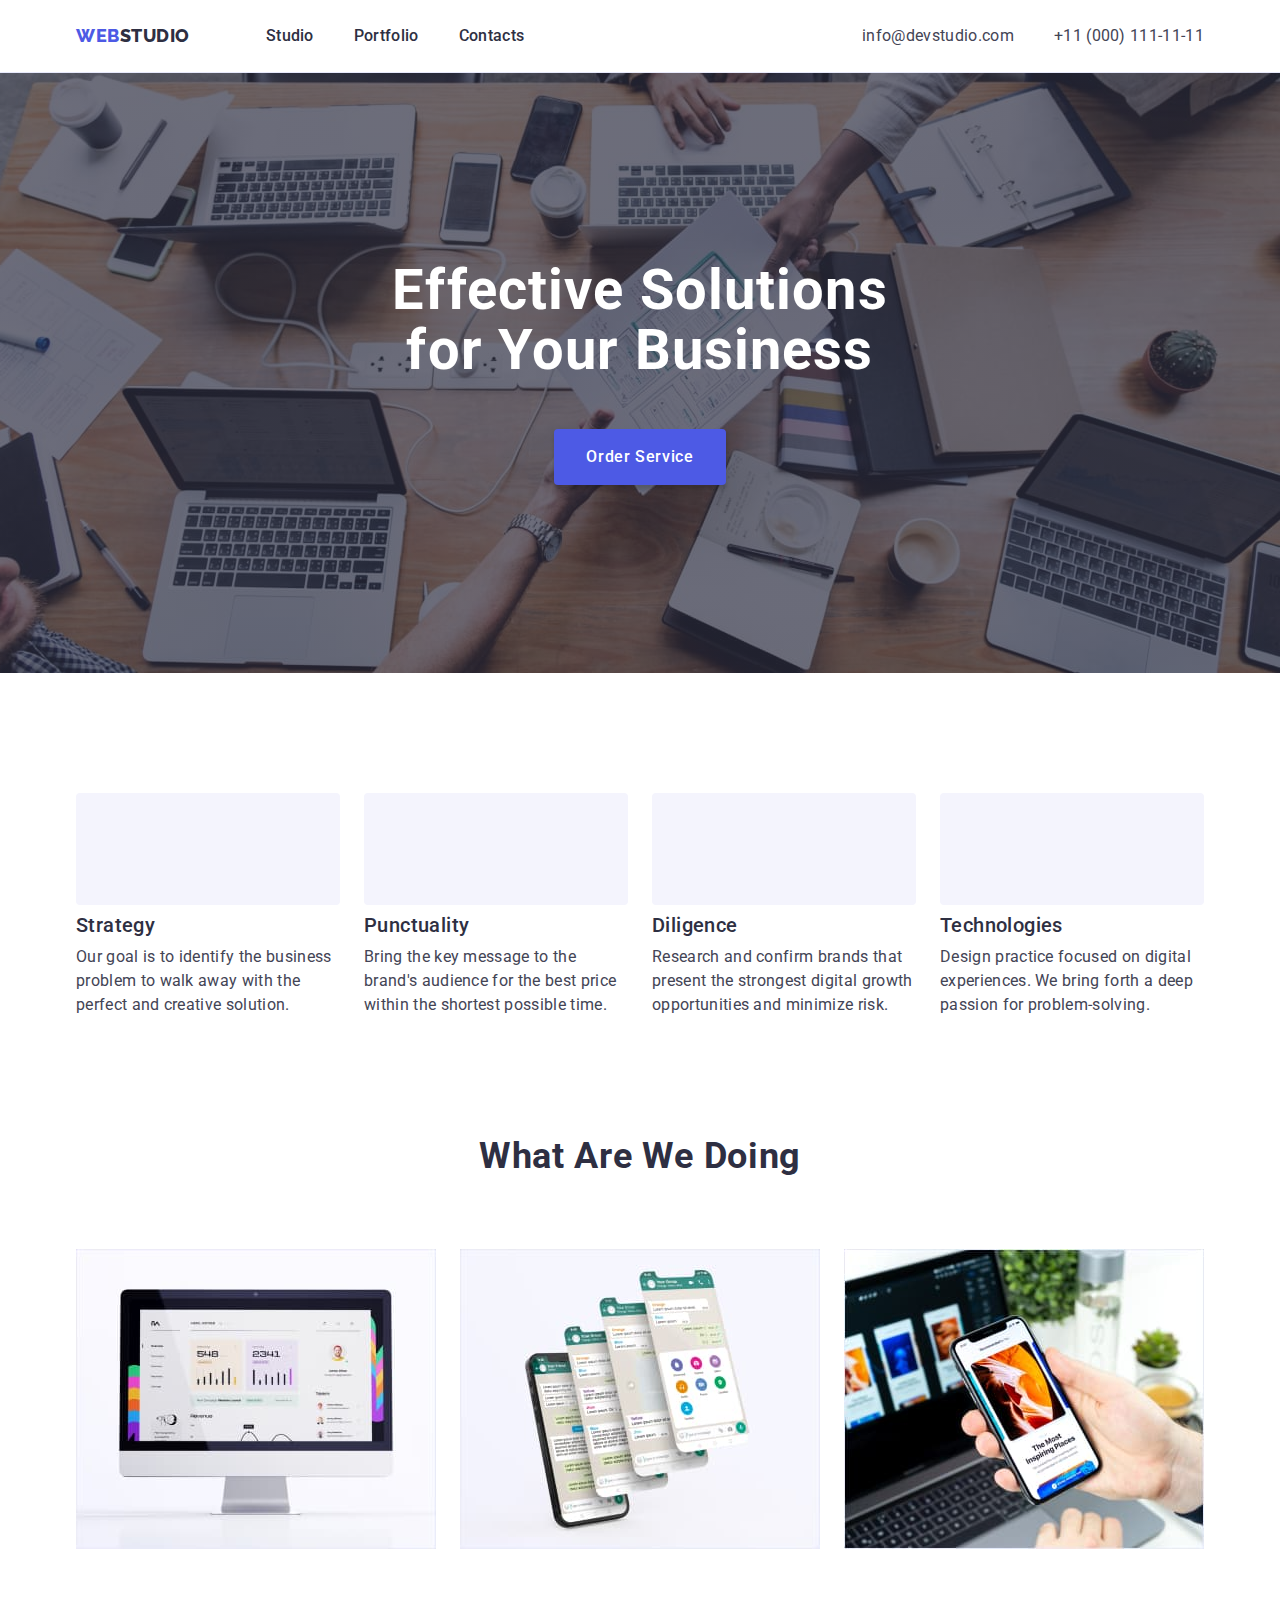
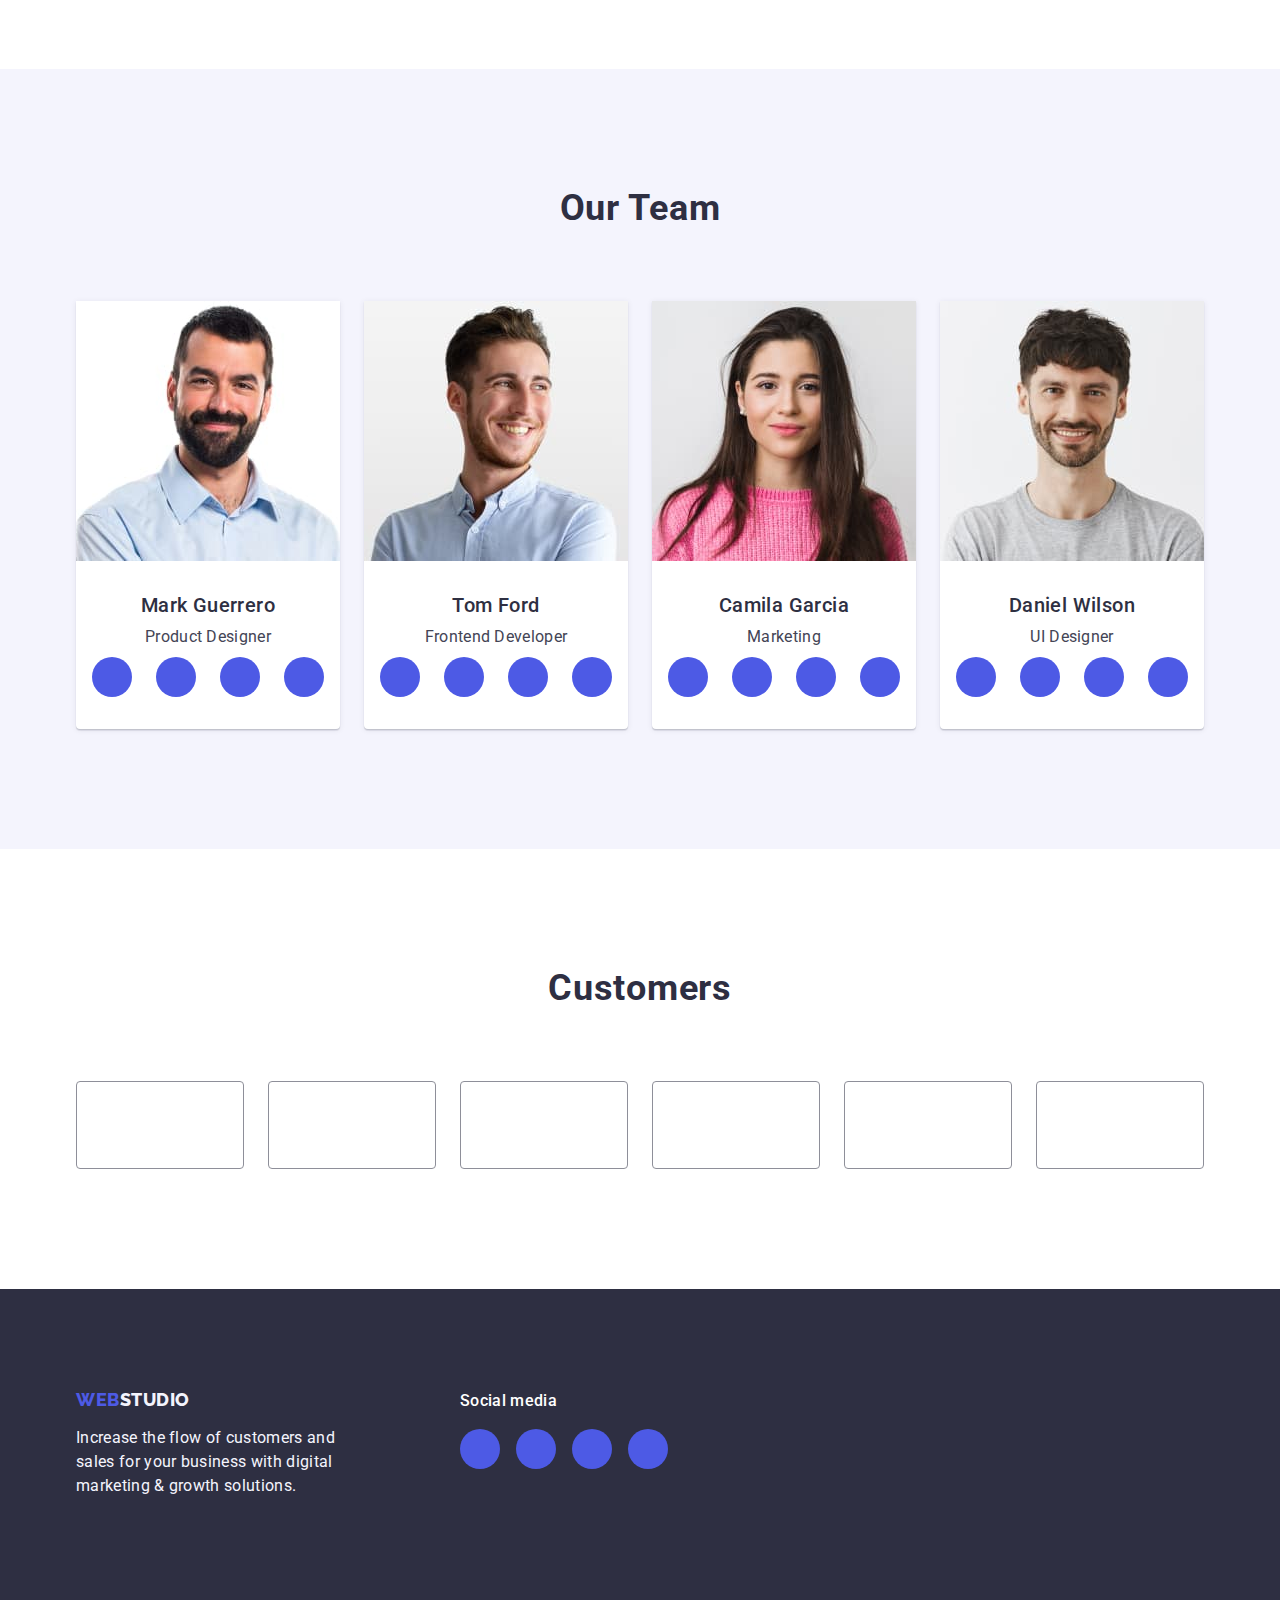
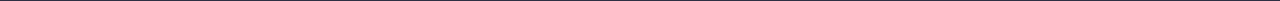
<file: index.html>
<!DOCTYPE html>
<html lang="en">
  <head>
    <meta charset="UTF-8" />
    <meta http-equiv="X-UA-Compatible" content="IE=edge" />
    <meta name="viewport" content="width=device-width, initial-scale=1.0" />
    <link rel="preconnect" href="https://fonts.googleapis.com" />
    <link rel="preconnect" href="https://fonts.gstatic.com" crossorigin />
    <link
      href="https://fonts.googleapis.com/css2?family=Raleway:wght@800&family=Roboto:wght@400;500;700;900&display=swap"
      rel="stylesheet"
    />
    <link
      rel="stylesheet"
      href="https://cdn.jsdelivr.net/npm/modern-normalize@1.1.0/modern-normalize.min.css"
    />
    <link rel="stylesheet" href="./css/styles.css" />
    <title>Main Page</title>
  </head>
  <body>
    <!-- Top line -->
    <header class="border">
      <div class="container header-container">
        <nav class="header-flex">
          <a href="./index.html" class="logo link"
            >Web<span class="logo-studio">Studio</span></a
          >
          <ul class="list nav-flex">
            <li>
              <a href="./index.html" class="header-nav link">Studio</a>
            </li>
            <li>
              <a href="./portfolio.html" class="header-nav link">Portfolio</a>
            </li>
            <li>
              <a href="" class="header-nav link">Contacts</a>
            </li>
          </ul>
        </nav>
        <address class="address">
          <ul class="adress-flex list">
            <li>
              <a href="mailto:info@devstudio.com" class="address link"
                >info@devstudio.com</a
              >
            </li>
            <li>
              <a href="tel:+110001111111" class="address link"
                >+11 (000) 111-11-11</a
              >
            </li>
          </ul>
        </address>
      </div>
    </header>
    <main>
      <!-- Hero image -->
      <section class="hero-section">
        <div class="container hero-box">
          <h1 class="hero-title">Effective Solutions for Your Business</h1>
          <button type="button" class="hero-button">Order Service</button>
        </div>
      </section>

      <!-- Section-1 -->
      <section class="section-conteiner">
        <div class="container">
          <h2 class="visualy-hidden title">About us</h2>
          <ul class="flex-list list">
            <li class="flex-list-section">
              <div class="section-icons">
                <svg width="64" height="64">
                  <use href="./images/icons.svg#icon-antenna"></use>
                </svg>
              </div>
              <h3 class="section-title">Strategy</h3>
              <p class="section-text">
                Our goal is to identify the business problem to walk away with
                the perfect and creative solution.
              </p>
            </li>
            <li class="flex-list-section">
              <div class="section-icons">
                <svg width="64" height="64">
                  <use href="./images/icons.svg#icon-clock"></use>
                </svg>
              </div>
              <h3 class="section-title">Punctuality</h3>
              <p class="section-text">
                Bring the key message to the brand's audience for the best price
                within the shortest possible time.
              </p>
            </li>
            <li class="flex-list-section">
              <div class="section-icons">
                <svg width="64" height="64">
                  <use href="./images/icons.svg#icon-diagram"></use>
                </svg>
              </div>
              <h3 class="section-title">Diligence</h3>
              <p class="section-text">
                Research and confirm brands that present the strongest digital
                growth opportunities and minimize risk.
              </p>
            </li>
            <li class="flex-list-section">
              <div class="section-icons">
                <svg width="64" height="64">
                  <use href="./images/icons.svg#icon-astronaut"></use>
                </svg>
              </div>
              <h3 class="section-title">Technologies</h3>
              <p class="section-text">
                Design practice focused on digital experiences. We bring forth a
                deep passion for problem-solving.
              </p>
            </li>
          </ul>
        </div>
      </section>
      <!-- Section 2 -->
      <section class="container-section">
        <div class="container">
          <h2 class="title-style">What are we doing</h2>
          <ul class="flex-imag list">
            <li class="container-img">
              <img src="./images/rectangle71.jpg" alt="monitor" width="360" />
            </li>
            <li class="container-img">
              <img
                src="./images/rectangle711.jpg"
                alt="telephones"
                width="360"
              />
            </li>
            <li class="container-img">
              <img src="./images/rectangle712.jpg" alt="telephon" width="360" />
            </li>
          </ul>
        </div>
      </section>
      <!-- Section 3 -->
      <section class="backgroun-color-section">
        <div class="container">
          <h2 class="title-style-section">Our Team</h2>
          <ul class="card-set list">
            <li class="card-style">
              <img src="./images/img.jpg" alt="Mark Guerrero" width="264" />
              <div class="card-prof">
                <h3 class="title-style-name">Mark Guerrero</h3>
                <p class="text-style-section">Product Designer</p>
                <ul class="socials list">
                  <li class="socials-item">
                    <a
                      class="socials-link link"
                      href="https.//instagram.com"
                      target="_blank"
                      rel="noopener noreferrer"
                      aria-label="instagram icon"
                    >
                      <svg class="socials-icon" width="16" height="16">
                        <use href="./images/icons.svg#icon-instagram"></use>
                      </svg>
                    </a>
                  </li>
                  <li class="socials-item">
                    <a
                      class="socials-link link"
                      href="https.//twitter.com"
                      target="_blank"
                      rel="noopener noreferrer"
                      aria-label="twitter icon"
                      ><svg class="socials-icon" width="16" height="16">
                        <use href="./images/icons.svg#icon-twitter"></use>
                      </svg>
                    </a>
                  </li>
                  <li class="socials-item">
                    <a
                      class="socials-link link"
                      href="https.//facebook.com"
                      target="_blank"
                      rel="noopener noreferrer"
                      aria-label="facebook icon"
                      ><svg class="socials-icon" width="16" height="16">
                        <use href="./images/icons.svg#icon-facebook"></use>
                      </svg>
                    </a>
                  </li>
                  <li class="socials-item">
                    <a
                      class="socials-link link"
                      href="https.//linkedin.com"
                      target="_blank"
                      rel="noopener noreferrer"
                      aria-label="linkedin icon"
                      ><svg class="socials-icon" width="16" height="16">
                        <use href="./images/icons.svg#icon-linkedin"></use>
                      </svg>
                    </a>
                  </li>
                </ul>
              </div>
            </li>
            <li class="card-style">
              <img src="./images/img1.jpg" alt="Tom Ford" width="264" />
              <div class="card-prof">
                <h3 class="title-style-name">Tom Ford</h3>
                <p class="text-style-section">Frontend Developer</p>
                <ul class="socials list">
                  <li class="socials-item">
                    <a
                      class="socials-link link"
                      href="https.//instagram.com"
                      target="_blank"
                      rel="noopener noreferrer"
                      aria-label="instagram icon"
                    >
                      <svg class="socials-icon" width="16" height="16">
                        <use href="./images/icons.svg#icon-instagram"></use>
                      </svg>
                    </a>
                  </li>
                  <li class="socials-item">
                    <a
                      class="socials-link link"
                      href="https.//twitter.com"
                      target="_blank"
                      rel="noopener noreferrer"
                      aria-label="twitter icon"
                      ><svg class="socials-icon" width="16" height="16">
                        <use href="./images/icons.svg#icon-twitter"></use>
                      </svg>
                    </a>
                  </li>
                  <li class="socials-item">
                    <a
                      class="socials-link link"
                      href="https.//facebook.com"
                      target="_blank"
                      rel="noopener noreferrer"
                      aria-label="facebook icon"
                      ><svg class="socials-icon" width="16" height="16">
                        <use href="./images/icons.svg#icon-facebook"></use>
                      </svg>
                    </a>
                  </li>
                  <li class="socials-item">
                    <a
                      class="socials-link link"
                      href="https.//linkedin.com"
                      target="_blank"
                      rel="noopener noreferrer"
                      aria-label="linkedin icon"
                      ><svg class="socials-icon" width="16" height="16">
                        <use href="./images/icons.svg#icon-linkedin"></use>
                      </svg>
                    </a>
                  </li>
                </ul>
              </div>
            </li>
            <li class="card-style">
              <img src="./images/img2.jpg" alt="Camila Garcia" width="264" />
              <div class="card-prof">
                <h3 class="title-style-name">Camila Garcia</h3>
                <p class="text-style-section">Marketing</p>
                <ul class="socials list">
                  <li class="socials-item">
                    <a
                      class="socials-link link"
                      href="https.//instagram.com"
                      target="_blank"
                      rel="noopener noreferrer"
                      aria-label="instagram icon"
                    >
                      <svg class="socials-icon" width="16" height="16">
                        <use href="./images/icons.svg#icon-instagram"></use>
                      </svg>
                    </a>
                  </li>
                  <li class="socials-item">
                    <a
                      class="socials-link link"
                      href="https.//twitter.com"
                      target="_blank"
                      rel="noopener noreferrer"
                      aria-label="twitter icon"
                      ><svg class="socials-icon" width="16" height="16">
                        <use href="./images/icons.svg#icon-twitter"></use>
                      </svg>
                    </a>
                  </li>
                  <li class="socials-item">
                    <a
                      class="socials-link link"
                      href="https.//facebook.com"
                      target="_blank"
                      rel="noopener noreferrer"
                      aria-label="facebook icon"
                      ><svg class="socials-icon" width="16" height="16">
                        <use href="./images/icons.svg#icon-facebook"></use>
                      </svg>
                    </a>
                  </li>
                  <li class="socials-item">
                    <a
                      class="socials-link link"
                      href="https.//linkedin.com"
                      target="_blank"
                      rel="noopener noreferrer"
                      aria-label="linkedin icon"
                      ><svg class="socials-icon" width="16" height="16">
                        <use href="./images/icons.svg#icon-linkedin"></use>
                      </svg>
                    </a>
                  </li>
                </ul>
              </div>
            </li>
            <li class="card-style">
              <img src="./images/img3.jpg" alt="Daniel Wilson" width="264" />
              <div class="card-prof">
                <h3 class="title-style-name">Daniel Wilson</h3>
                <p class="text-style-section">UI Designer</p>
                <ul class="socials list">
                  <li class="socials-item">
                    <a
                      class="socials-link link"
                      href="https.//instagram.com"
                      target="_blank"
                      rel="noopener noreferrer"
                      aria-label="instagram icon"
                    >
                      <svg class="socials-icon" width="16" height="16">
                        <use href="./images/icons.svg#icon-instagram"></use>
                      </svg>
                    </a>
                  </li>
                  <li class="socials-item">
                    <a
                      class="socials-link link"
                      href="https.//twitter.com"
                      target="_blank"
                      rel="noopener noreferrer"
                      aria-label="twitter icon"
                      ><svg class="socials-icon" width="16" height="16">
                        <use href="./images/icons.svg#icon-twitter"></use>
                      </svg>
                    </a>
                  </li>
                  <li class="socials-item">
                    <a
                      class="socials-link link"
                      href="https.//facebook.com"
                      target="_blank"
                      rel="noopener noreferrer"
                      aria-label="facebook icon"
                      ><svg class="socials-icon" width="16" height="16">
                        <use href="./images/icons.svg#icon-facebook"></use>
                      </svg>
                    </a>
                  </li>
                  <li class="socials-item">
                    <a
                      class="socials-link link"
                      href="https.//linkedin.com"
                      target="_blank"
                      rel="noopener noreferrer"
                      aria-label="linkedin icon"
                      ><svg class="socials-icon" width="16" height="16">
                        <use href="./images/icons.svg#icon-linkedin"></use>
                      </svg>
                    </a>
                  </li>
                </ul>
              </div>
            </li>
          </ul>
        </div>
      </section>
      <!-- Section-4  -->
      <section class="backgroun-section">
        <div class="container">
          <h2 class="title-icon">Customers</h2>
          <ul class="list container-icon">
            <li class="link-icon">
              <a
                class="compani-link link"
                href=""
                target="_blank"
                rel="noopener noreferrer"
                aria-label="linkedin icon"
                ><svg class="compani-icon" width="104" height="56">
                  <use href="./images/icons.svg#icon-Logo-1"></use>
                </svg>
              </a>
            </li>
            <li class="link-icon">
              <a
                class="compani-link link"
                href="https.//linkedin.com"
                target="_blank"
                rel="noopener noreferrer"
                aria-label="linkedin icon"
                ><svg class="compani-icon" width="104" height="56">
                  <use href="./images/icons.svg#icon-Logo-2"></use>
                </svg>
              </a>
            </li>
            <li class="link-icon">
              <a
                class="compani-link link"
                href="https.//linkedin.com"
                target="_blank"
                rel="noopener noreferrer"
                aria-label="linkedin icon"
                ><svg class="compani-icon" width="104" height="56">
                  <use href="./images/icons.svg#icon-Logo-3"></use>
                </svg>
              </a>
            </li>
            <li class="link-icon">
              <a
                class="compani-link link"
                href="https.//linkedin.com"
                target="_blank"
                rel="noopener noreferrer"
                aria-label="linkedin icon"
                ><svg class="compani-icon" width="104" height="56">
                  <use href="./images/icons.svg#icon-Logo-4"></use>
                </svg>
              </a>
            </li>
            <li class="link-icon">
              <a
                class="compani-link link"
                href="https.//linkedin.com"
                target="_blank"
                rel="noopener noreferrer"
                aria-label="linkedin icon"
                ><svg class="compani-icon" width="104" height="56">
                  <use href="./images/icons.svg#icon-Logo-5"></use>
                </svg>
              </a>
            </li>
            <li class="link-icon">
              <a
                class="compani-link link"
                href="https.//linkedin.com"
                target="_blank"
                rel="noopener noreferrer"
                aria-label="linkedin icon"
                ><svg class="compani-icon" width="104" height="56">
                  <use href="./images/icons.svg#icon-Logo-6"></use>
                </svg>
              </a>
            </li>
          </ul>
        </div>
      </section>
    </main>
    <!-- Footer -->
    <footer class="footer">
      <div class="container footer-conteiner">
        <div class="footer-logo">
          <a href="./index.html" class="link logo-footer-item"
            >Web<span class="logo-studio-footer">Studio</span></a
          >
          <p class="text-footer">
            Increase the flow of customers and sales for your business with
            digital marketing & growth solutions.
          </p>
        </div>
        <div class="container-icon-footer">
          <p class="icon-text">Social media</p>
          <ul class="list icon-list-footer">
            <li class="footer-icon">
              <a
                class="link footer-link"
                href="https.//instagram.com"
                target="_blank"
                rel="noopener noreferrer"
                aria-label="instagram icon"
              >
                <svg class="icon-item" width="24" height="24">
                  <use href="./images/icons.svg#icon-instagram"></use>
                </svg>
              </a>
            </li>
            <li class="footer-icon">
              <a
                class="link footer-link"
                href="https.//twitter.com"
                target="_blank"
                rel="noopener noreferrer"
                aria-label="twitter icon"
                ><svg class="icon-item" width="24" height="24">
                  <use href="./images/icons.svg#icon-twitter"></use>
                </svg>
              </a>
            </li>
            <li class="footer-icon">
              <a
                class="link footer-link"
                href="https.//facebook.com"
                target="_blank"
                rel="noopener noreferrer"
                aria-label="facebook icon"
                ><svg class="icon-item" width="24" height="24">
                  <use href="./images/icons.svg#icon-facebook"></use>
                </svg>
              </a>
            </li>
            <li class="footer-icon">
              <a
                class="link footer-link"
                href="https.//linkedin.com"
                target="_blank"
                rel="noopener noreferrer"
                aria-label="linkedin icon"
                ><svg class="icon-item" width="24" height="24">
                  <use href="./images/icons.svg#icon-linkedin"></use>
                </svg>
              </a>
            </li>
          </ul>
        </div>
      </div>
    </footer>
  </body>
</html>
</file>
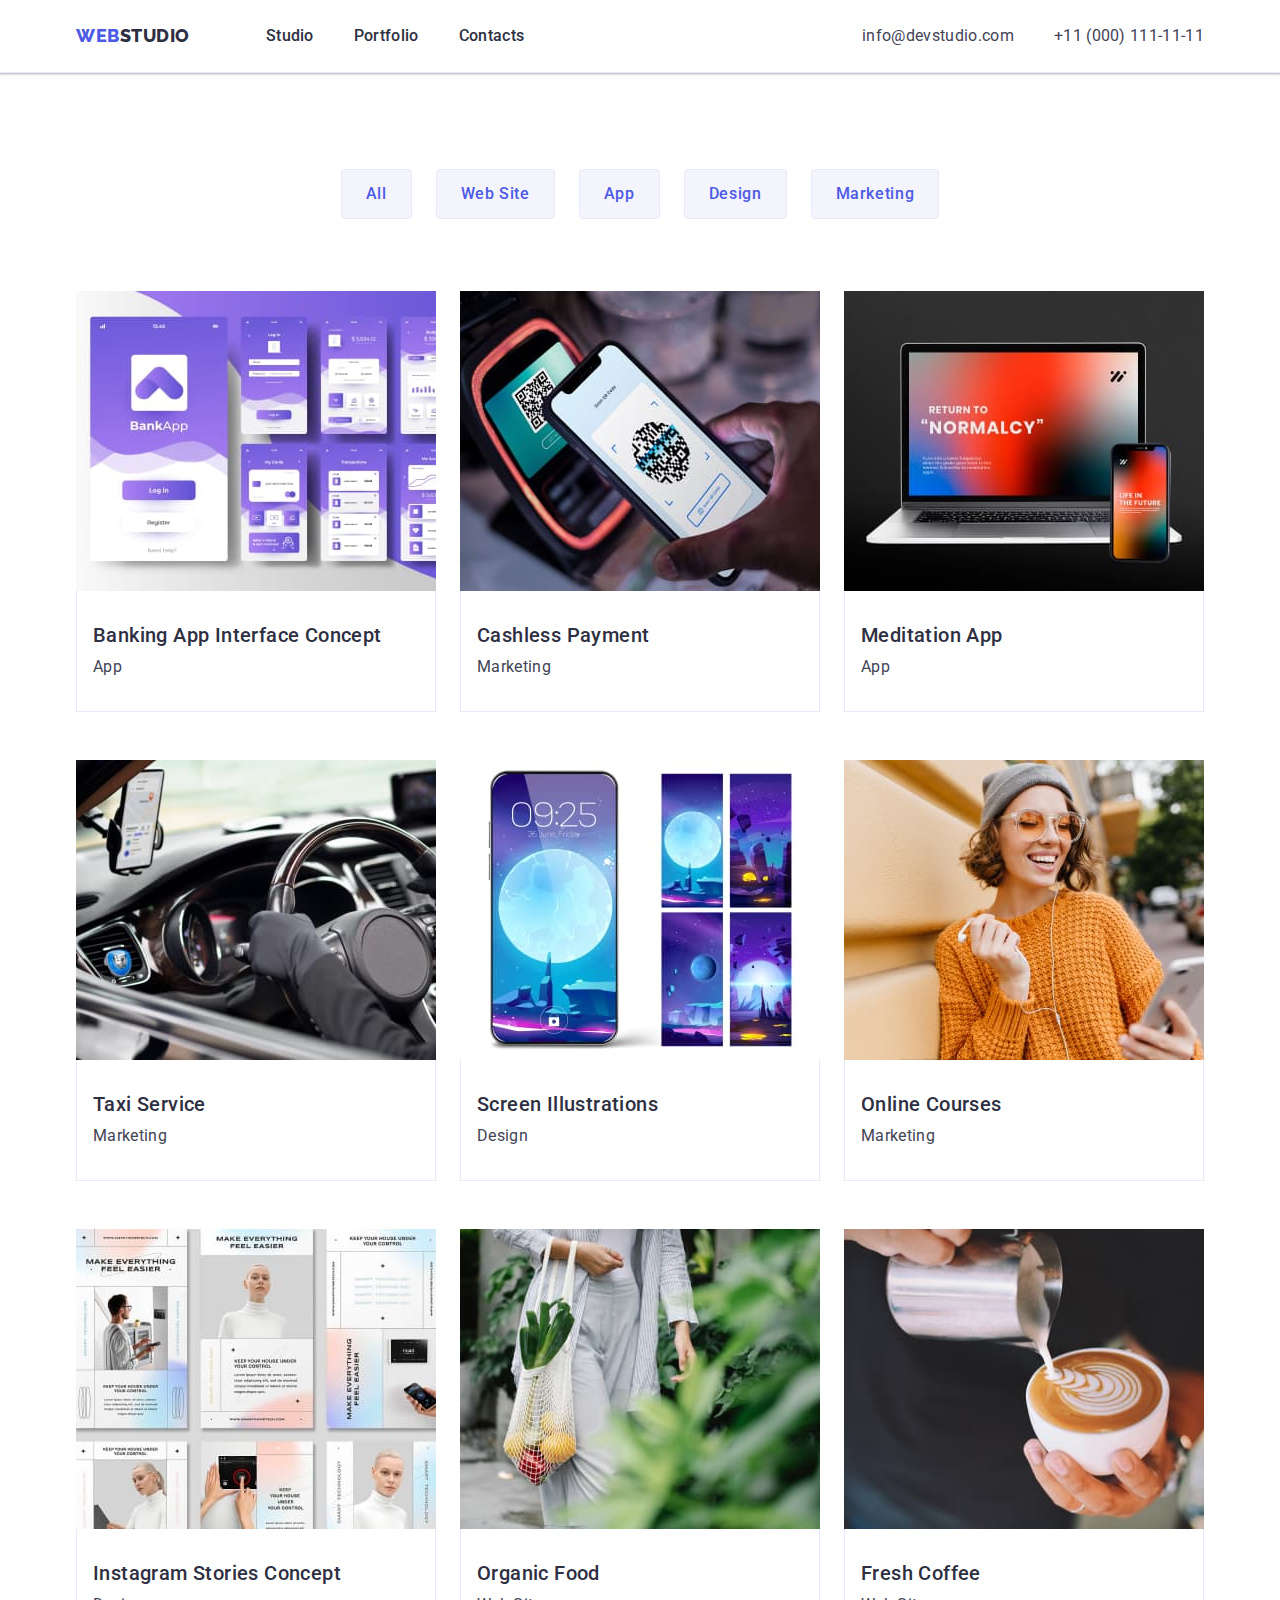
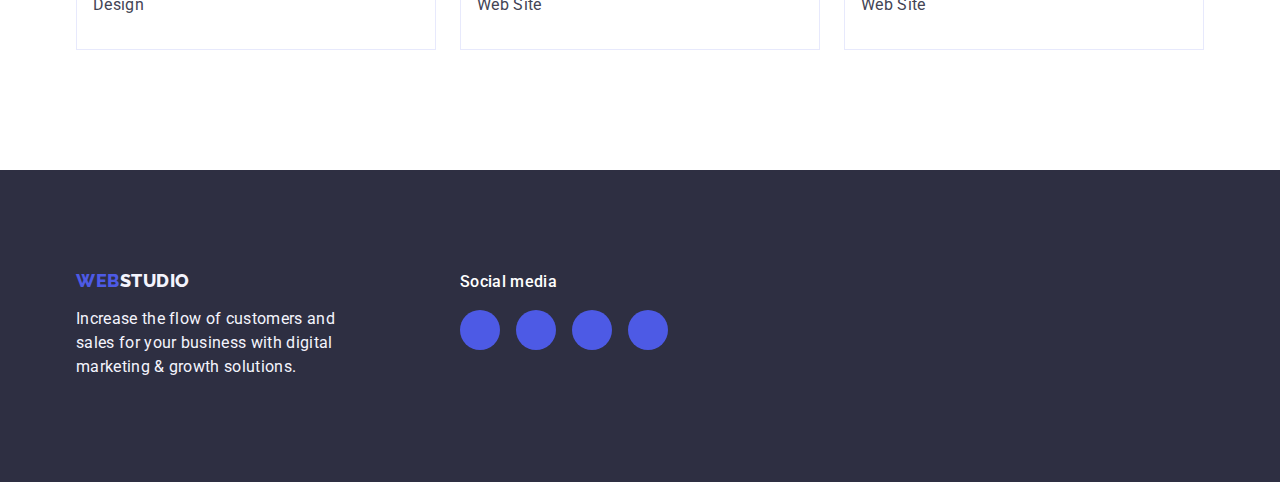
<file: portfolio.html>
<!DOCTYPE html>
<html lang="en">
  <head>
    <meta charset="UTF-8" />
    <meta http-equiv="X-UA-Compatible" content="IE=edge" />
    <meta name="viewport" content="width=device-width, initial-scale=1.0" />
    <link rel="preconnect" href="https://fonts.googleapis.com" />
    <link rel="preconnect" href="https://fonts.gstatic.com" crossorigin />
    <link
      href="https://fonts.googleapis.com/css2?family=Raleway:wght@800&family=Roboto:wght@400;500;700;900&display=swap"
      rel="stylesheet"
    />
    <link
      rel="stylesheet"
      href="https://cdn.jsdelivr.net/npm/modern-normalize@1.1.0/modern-normalize.min.css"
    />
    <link rel="stylesheet" href="./css/styles.css" />
    <title>Portfolio</title>
  </head>
  <body>
    <!-- Top line -->
    <header class="border">
      <div class="container header-container">
        <nav class="header-flex">
          <a href="./index.html" class="logo link"
            >Web<span class="logo-studio">Studio</span></a
          >
          <ul class="list nav-flex">
            <li>
              <a href="./index.html" class="header-nav link">Studio</a>
            </li>
            <li>
              <a href="./portfolio.html" class="header-nav link">Portfolio</a>
            </li>
            <li><a href="" class="header-nav link">Contacts</a></li>
          </ul>
        </nav>
        <address class="address">
          <ul class="adress-flex list">
            <li>
              <a href="mailto:info@devstudio.com" class="address link"
                >info@devstudio.com</a
              >
            </li>
            <li>
              <a href="tel:+110001111111" class="address link"
                >+11 (000) 111-11-11</a
              >
            </li>
          </ul>
        </address>
      </div>
    </header>
    <main>
      <section class="container-main">
        <div class="container">
          <!-- Filters -->

          <h1 class="visualy-hidden title">Navigation links</h1>
          <ul class="filters-flex list">
            <li class="filters-flex-link">
              <button type="button" class="filters link">All</button>
            </li>
            <li class="filters-flex-link">
              <button type="button" class="filters link">Web Site</button>
            </li>
            <li class="filters-flex-link">
              <button type="button" class="filters link">App</button>
            </li>
            <li>
              <button type="button" class="filters link">Design</button>
            </li>
            <li class="filters-flex-link">
              <button type="button" class="filters link">Marketing</button>
            </li>
          </ul>

          <!-- Row 1 -->

          <ul class="flex-gallery list">
            <li class="border-gallery">
              <a href="" class="link gallery-link">
                <img
                  src="./images/img_1.jpg"
                  alt="Banking App Interface Concept"
                  width="360"
                  height="300"
                />
                <div class="text-galery">
                  <h2 class="title-row">Banking App Interface Concept</h2>
                  <p class="text-row">App</p>
                </div></a
              >
            </li>
            <li class="border-gallery">
              <a href="" class="link gallery-link">
                <img
                  src="./images/img_2.jpg"
                  alt="Cashless Payment"
                  width="360"
                  height="300"
                />
                <div class="text-galery">
                  <h2 class="title-row">Cashless Payment</h2>
                  <p class="text-row">Marketing</p>
                </div></a
              >
            </li>
            <li class="border-gallery">
              <a href="" class="link gallery-link">
                <img
                  src="./images/img_3.jpg"
                  alt="Meditation App"
                  width="360"
                  height="300"
                />
                <div class="text-galery">
                  <h2 class="title-row">Meditation App</h2>
                  <p class="text-row">App</p>
                </div></a
              >
            </li>
            <!-- Row 2 -->
            <li class="border-gallery">
              <a href="" class="link gallery-link">
                <img
                  src="./images/img_4.jpg"
                  alt="Taxi Service"
                  width="360"
                  height="300"
                />
                <div class="text-galery">
                  <h2 class="title-row">Taxi Service</h2>
                  <p class="text-row">Marketing</p>
                </div></a
              >
            </li>
            <li class="border-gallery">
              <a href="" class="link gallery-link">
                <img
                  src="./images/img_5.jpg"
                  alt="Screen Illustrations"
                  width="360"
                  height="300"
                />
                <div class="text-galery">
                  <h2 class="title-row">Screen Illustrations</h2>
                  <p class="text-row">Design</p>
                </div></a
              >
            </li>
            <li class="border-gallery">
              <a href="" class="link gallery-link">
                <img
                  src="./images/img_6.jpg"
                  alt="Online Courses"
                  width="360"
                  height="300"
                />
                <div class="text-galery">
                  <h2 class="title-row">Online Courses</h2>
                  <p class="text-row">Marketing</p>
                </div></a
              >
            </li>
            <!-- Row 3 -->
            <li class="border-gallery">
              <a href="" class="link gallery-link">
                <img
                  src="./images/img_7.jpg"
                  alt="Instagram Stories Concept"
                  width="360"
                  height="300"
                />
                <div class="text-galery">
                  <h2 class="title-row">Instagram Stories Concept</h2>
                  <p class="text-row">Design</p>
                </div></a
              >
            </li>
            <li class="border-gallery">
              <a href="" class="link gallery-link">
                <img
                  src="./images/img_8.jpg"
                  alt="Organic Food"
                  width="360"
                  height="300"
                />
                <div class="text-galery">
                  <h2 class="title-row">Organic Food</h2>
                  <p class="text-row">Web Site</p>
                </div></a
              >
            </li>
            <li class="border-gallery">
              <a href="" class="link gallery-link">
                <img
                  src="./images/img_9.jpg"
                  alt="Fresh Coffee"
                  width="360"
                  height="300"
                />
                <div class="text-galery">
                  <h2 class="title-row">Fresh Coffee</h2>
                  <p class="text-row">Web Site</p>
                </div></a
              >
            </li>
          </ul>
        </div>
      </section>
    </main>
    <!-- Footer -->
    <footer class="footer">
      <div class="container footer-conteiner">
        <div class="footer-logo">
          <a href="./index.html" class="link logo-footer-item"
            >Web<span class="logo-studio-footer">Studio</span></a
          >
          <p class="text-footer">
            Increase the flow of customers and sales for your business with
            digital marketing & growth solutions.
          </p>
        </div>
        <div class="container-icon-footer">
          <p class="icon-text">Social media</p>
          <ul class="list icon-list-footer">
            <li class="footer-icon">
              <a
                class="link footer-link"
                href="https.//instagram.com"
                target="_blank"
                rel="noopener noreferrer"
                aria-label="instagram icon"
              >
                <svg class="" width="24" height="24">
                  <use href="./images/icons.svg#icon-instagram"></use>
                </svg>
              </a>
            </li>
            <li>
              <a
                class="link footer-link"
                href="https.//twitter.com"
                target="_blank"
                rel="noopener noreferrer"
                aria-label="twitter icon"
                ><svg class="" width="24" height="24">
                  <use href="./images/icons.svg#icon-twitter"></use>
                </svg>
              </a>
            </li>
            <li>
              <a
                class="link footer-link"
                href="https.//facebook.com"
                target="_blank"
                rel="noopener noreferrer"
                aria-label="facebook icon"
                ><svg class="" width="24" height="24">
                  <use href="./images/icons.svg#icon-facebook"></use>
                </svg>
              </a>
            </li>
            <li>
              <a
                class="link footer-link"
                href="https.//linkedin.com"
                target="_blank"
                rel="noopener noreferrer"
                aria-label="linkedin icon"
                ><svg class="" width="24" height="24">
                  <use href="./images/icons.svg#icon-linkedin"></use>
                </svg>
              </a>
            </li>
          </ul>
        </div>
      </div>
    </footer>
  </body>
</html>
</file>
<file: css/styles.css>
:root {
  /* color  */
  --color-iris: #4d5ae5;
  --color-ocean: #404bbf;
  --color-navy-blue: #2e2f42;
  --color-green: #31d0aa;
  --color-slate: #434455;
  --color-light-slate: #8e8f99;
  --color-cornflower: #e7e9fc;
  --color-cloud: #f4f4fd;
  --color-navy-blue-modal: #2e2f42;
  --color-grey: #2e2f42;
  --color-white: #ffffff;
  --color-dairy: #fcfcfc;
  /* TYPE  */
  --primary-front: "Roboto", sans-serif;
  --logo-font: "Raleway", sans-serif;
}
h1,
h2,
h3,
p,
ul {
  margin: 0;
  padding: 0px;
}
img {
  display: block;
  max-width: 100%;
  height: auto;
}
.link {
  text-decoration: none;
}
.list {
  list-style: none;
  padding: 0;
  margin: 0;
}
body {
  font-family: var(--primary-front);
  color: var(--color-slate);
  background-color: var(--color-white);
}
.container {
  width: 1158px;
  padding: 0px 15px;
  margin: 0 auto;
}

/* Top line header*/
/* logo  */

.header-container {
  display: flex;
  align-items: center;
}
.border {
  border-bottom: 1px solid #e7e9fc;
  box-shadow: 0px 2px 1px rgba(46, 47, 66, 0.08),
    0px 1px 1px rgba(46, 47, 66, 0.16), 0px 1px 6px rgba(46, 47, 66, 0.08);
}

.logo {
  font-family: "Raleway", sans-serif;
  font-weight: 800;
  font-size: 18px;
  line-height: 1.17;
  letter-spacing: 0.03em;
  text-transform: uppercase;

  color: var(--color-iris);
  margin-right: 76px;
  padding: 0px;
  flex: start;
}

.logo-studio {
  color: var(--color-navy-blue);
}

.nav-flex {
  display: flex;
  gap: 40px;
  padding-top: 24px;
  padding-bottom: 24px;
}

.header-flex {
  display: flex;
  align-items: center;
  margin-right: auto;
}

.header-nav {
  font-family: var(--primary-front);
  font-weight: 500;
  font-size: 16px;
  line-height: 1.5;
  letter-spacing: 0.02em;

  color: var(--color-navy-blue);
  padding: 24px 0;
}

.header-nav:hover,
.header-nav:focus {
  color: var(--color-ocean);
}

.adress-flex {
  display: flex;
  gap: 40px;
  padding-top: 24px;
  padding-bottom: 24px;
}

.address {
  font-family: var(--primary-front);
  font-style: normal;
  font-size: 16px;
  line-height: 1.5;

  letter-spacing: 0.02em;

  color: var(--color-slate);
}
.address:hover,
.address:focus {
  color: var(--color-ocean);
}

/* Hero image */
.hero-section {
  background-color: var(--color-navy-blue);
  background-image: linear-gradient(
      rgba(46, 47, 66, 0.7),
      rgba(46, 47, 66, 0.7)
    ),
    url(../images/people-office.jpg);

  background-repeat: no-repeat;
  background-position: center;
  background-size: cover;
  max-width: 1440px;
  padding-top: 188px;
  padding-bottom: 188px;
  margin: 0 auto;
}

.hero-title {
  font-weight: 700;
  font-size: 56px;
  line-height: 1.07;
  letter-spacing: 0.02em;
  text-align: center;
  color: var(--color-white);
  max-width: 496px;
  height: 120px;
  margin: 0 auto 48px;
}

.hero-button {
  display: block;
  margin: 0 auto;
  border: none;
  min-width: 169px;
  height: 56px;
  padding-top: 16px;
  padding-bottom: 16px;
  padding-left: 32px;
  padding-right: 32px;
  border-radius: 4px;
  cursor: pointer;

  font-family: "Roboto", sans-serif;
  font-weight: 500;
  font-size: 16px;
  line-height: 1.5;
  letter-spacing: 0.04em;

  color: var(--color-white);
  background: var(--color-iris);
  box-shadow: 0px 4px 4px rgba(0, 0, 0, 0.15);
}
.hero-button:hover,
.hero-button:focus {
  background-color: var(--color-ocean);
  cursor: pointer;
}
/* Section-1 */
.visualy-hidden {
  position: absolute;
  width: 1px;
  height: 1px;
  margin: -1px;
  border: 0px;
  padding: 0px;
  white-space: nowrap;
  clip-path: inherit(100%);
  clip: rect(0 0 0);
  overflow: hidden;
}
.section-conteiner {
  padding-top: 120px;
  padding-bottom: 120px;
}
.section-title {
  font-weight: 500;
  font-size: 20px;
  line-height: 1.2;

  letter-spacing: 0.02em;

  color: var(--color-navy-blue);
  margin-bottom: 8px;
}
.section-text {
  font-size: 16px;
  line-height: 1.5;

  letter-spacing: 0.02em;

  color: var(--color-slate);
}
.flex-list {
  display: flex;
  align-items: flex-start;
}
.flex-list-section {
  flex-basis: calc((100% - 3 * 24px) / 4);
  margin-right: 24px;
}
.flex-list-section:last-child {
  margin-right: 0px;
}
.section-icons {
  width: 264px;
  height: 112px;
  background: var(--color-cloud);
  border-radius: 4px;
  margin-bottom: 8px;
  display: flex;
  align-items: center;
  justify-content: center;
}

/* Section 2 */
.container-section {
  padding-bottom: 120px;
}
.title-style {
  font-weight: 700;
  font-size: 36px;
  line-height: 1.11;

  letter-spacing: 0.02em;
  text-align: center;
  text-transform: capitalize;

  color: var(--color-navy-blue);
  margin-bottom: 72px;
}
.flex-imag {
  display: flex;
  align-items: flex-start;
  gap: 24px;
  margin-top: 72px;
}
.container-img {
  flex-basis: calc((100% / 4)-24px);
}

/* Section 3 */
.backgroun-color-section {
  background: var(--color-cloud);
  padding: 120px 0;
}

.card-set {
  display: flex;
  flex-wrap: wrap;
  gap: 24px;
}
.card-style {
  min-height: 380px;
  flex-basis: calc((100% - 72px) / 4);
  box-shadow: 0px 1px 6px rgba(46, 47, 66, 0.08),
    0px 1px 1px rgba(46, 47, 66, 0.16), 0px 2px 1px rgba(46, 47, 66, 0.08);
  background-color: var(--color-white);
  border-radius: 0px 0px 4px 4px;
}

.card-prof {
  padding-top: 32px;
  padding-bottom: 32px;
}
.title-style-section {
  font-weight: 700;
  font-size: 36px;
  line-height: 1.11;
  text-align: center;
  text-transform: capitalize;
  margin-bottom: 72px;

  letter-spacing: 0.02em;
  color: var(--color-navy-blue);
}
.title-style-name {
  font-weight: 500;
  font-size: 20px;
  line-height: 1.2;

  letter-spacing: 0.02em;
  text-align: center;

  color: var(--color-navy-blue);
  margin-bottom: 8px;
}
.text-style-section {
  margin-bottom: 8px;
  font-size: 16px;
  line-height: 1.5;

  letter-spacing: 0.02em;
  text-align: center;

  color: var(--color-slate);
}

.socials {
  display: flex;
  justify-content: center;
  align-items: center;
  gap: 24px;
}

.socials-link {
  display: flex;
  justify-content: center;
  width: 40px;
  height: 40px;
  background-color: var(--color-iris);
  border-radius: 50%;
  align-items: center;
}
.socials-link:hover,
.socials-link:focus {
  background-color: var(--color-ocean);
}
.socials-icon {
  fill: var(--color-cloud);
}

/* Section-4  */

.backgroun-section {
  padding-top: 120px;
  padding-bottom: 120px;
}
.container-icon {
  display: flex;
  flex-direction: row;
  width: 1128px;
  height: 88px;
  gap: 24px;
}
.title-icon {
  font-weight: 700;
  font-size: 36px;
  line-height: 1.1;
  text-align: center;
  letter-spacing: 0.02em;
  text-transform: capitalize;

  color: var(--color-navy-blue);
  margin-bottom: 72px;
}
.compani-link {
  display: flex;
  justify-content: center;
  align-items: center;
  width: 100%;
  height: 100%;
  color: var(--color-light-slate);
  border: 1px solid var(--color-light-slate);
  border-radius: 4px;
}

.compani-link:hover,
.compani-link:focus {
  color: var(--color-ocean);
  border: 1px solid var(--color-ocean);
}
.link-icon {
  width: 168px;
  height: 88px;
}
.link-icon {
  color: var(--color-ocean);
}
.compani-icon {
  fill: currentColor;
}
/* Footer */
.text-footer {
  font-family: var(--primary-front);
  font-size: 16px;
  line-height: 1.5;

  letter-spacing: 0.02em;

  color: var(--color-cloud);
  width: 264px;
  min-height: 72px;
}
.footer {
  height: 312px;
  left: 0px;
  top: 2280px;

  background: var(--color-navy-blue);
  padding: 100px 0;
}
.footer-logo {
  align-items: baseline;
  margin-right: 120px;
}
.logo-footer-item {
  display: inline-block;
  margin-bottom: 16px;
  font-family: "Raleway", sans-serif;
  font-weight: 800;
  font-size: 18px;
  line-height: 1.17;
  letter-spacing: 0.03em;
  text-transform: uppercase;

  color: var(--color-iris);
  padding: 0px;
  flex: start;
}
.logo-studio-footer {
  font-family: var(--logo-font);
  font-weight: 800;
  font-size: 18px;
  line-height: 1.17;

  letter-spacing: 0.03em;

  color: var(--color-cloud);
}
/* Footer icons  */

.footer-conteiner {
  display: flex;
  align-items: baseline;
}
.icon-text {
  font-weight: 500;
  font-size: 16px;
  line-height: 1.5;
  letter-spacing: 0.02em;
  height: 24px;
  margin-bottom: 16px;

  color: var(--color-white);
}
.icon-list-footer {
  display: flex;
  flex-direction: row;
  align-items: flex-start;
  padding: 0px;
  gap: 16px;
}

.footer-link {
  display: flex;
  justify-content: center;
  align-items: center;
  width: 40px;
  height: 40px;
  background-color: var(--color-iris);
  border-radius: 50%;
  padding: 8px;
}
.footer-link:hover,
.footer-link:focus {
  background-color: var(--color-green);
  cursor: pointer;
}
.icon-item {
  fill: var(--color-cloud);
}
/* Filters */
.container-main {
  padding-top: 96px;
  padding-bottom: 120px;
}
.filters {
  font-family: "Roboto", sans-serif;
  font-weight: 500;
  font-size: 16px;
  line-height: 1.5;

  letter-spacing: 0.04em;

  color: var(--color-iris);
  background: var(--color-cloud);
  text-decoration: none;
  border-radius: 4px;
  padding-top: 12px;
  padding-right: 24px;
  padding-bottom: 12px;
  padding-left: 24px;
  border: 1px solid var(--color-cornflower);
}

.filters:hover,
.filters:focus {
  background: var(--color-ocean);
  color: var(--color-white);
  cursor: pointer;
  border: 1px solid transparent;
  box-shadow: 0px 3px 1px rgba(0, 0, 0, 0.1), 0px 2px 1px rgba(0, 0, 0, 0.08),
    0px 2px 2px rgba(0, 0, 0, 0.12);
}
.filters-flex {
  display: flex;
  justify-content: center;
  gap: 24px;
  margin-bottom: 72px;
}

/* Row 1 2 3 */
.title-row {
  font-weight: 500;
  font-size: 20px;
  line-height: 1.2;

  letter-spacing: 0.02em;

  color: var(--color-navy-blue);
  margin-bottom: 8px;
}
.text-row {
  font-size: 16px;
  line-height: 1.5;

  letter-spacing: 0.02em;

  color: var(--color-slate);

  height: 24px;
}
.flex-gallery {
  display: flex;
  flex-wrap: wrap;
  margin: 0 auto;
  column-gap: 24px;
  row-gap: 48px;
}
.border-gallery {
  width: calc((100% - 48px) / 3);
}

.gallery-link {
  display: block;
}
.gallery-link:hover,
.gallery-link:focus {
  box-shadow: 0px 1px 6px rgba(46, 47, 66, 0.08),
    0px 1px 1px rgba(46, 47, 66, 0.16), 0px 2px 1px rgba(46, 47, 66, 0.08);
}
.text-galery {
  padding: 32px 16px;
  border: 1px solid #e7e9fc;
  border-top: none;
}
</file>
